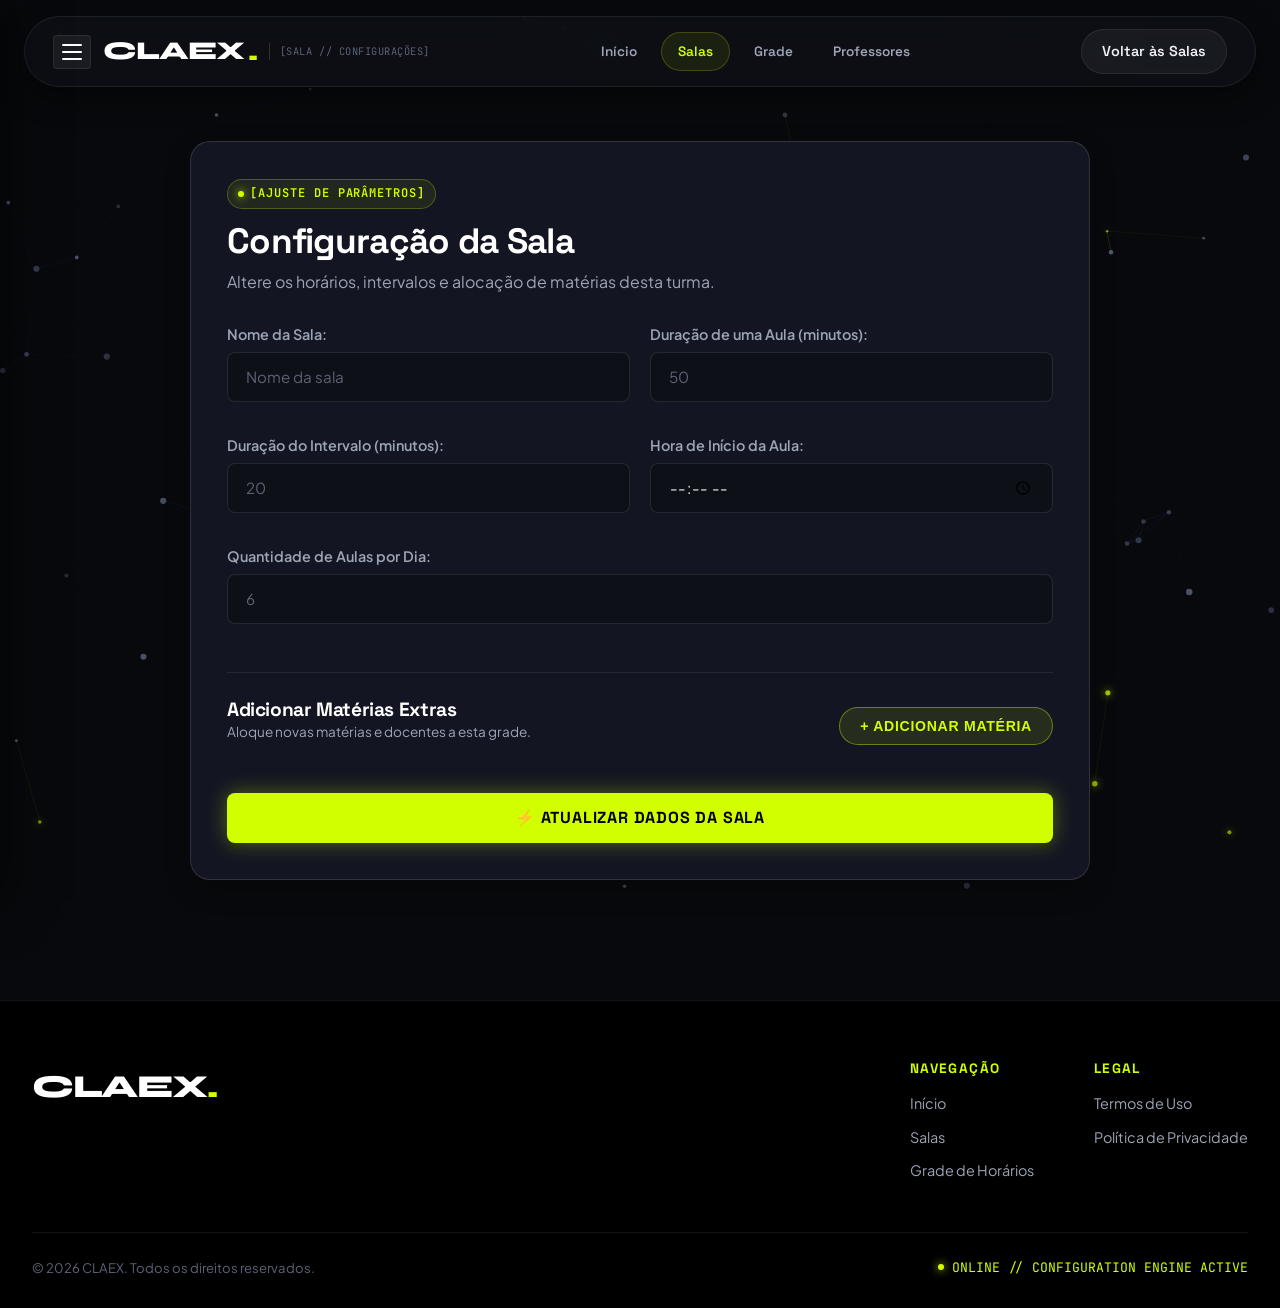
<file: claex-front-main/config_sala.html>
<!DOCTYPE html>
<html lang="pt-br">
<head>
    <meta charset="UTF-8">
    <meta name="viewport" content="width=device-width, initial-scale=1.0">
    <title>CLAEX // Configurações da Sala</title>
    <link rel="stylesheet" href="css/style.css">
    <style>
        .form-grid {
            display: grid;
            grid-template-columns: 1fr 1fr;
            gap: 20px;
        }
        @media (max-width: 768px) {
            .form-grid { grid-template-columns: 1fr; }
        }
        .aulas {
            background: var(--bg-carbon);
            border: 1px solid var(--border-glass);
            border-radius: var(--radius-sm);
            padding: 18px;
            margin-top: 12px;
            display: grid;
            grid-template-columns: 1fr 1fr;
            gap: 16px;
        }
        @media (max-width: 600px) {
            .aulas { grid-template-columns: 1fr; }
        }
        .btn-add-materia {
            display: inline-flex;
            align-items: center;
            gap: 8px;
            background: rgba(210, 255, 0, 0.1);
            color: var(--neon-lime);
            border: 1px solid var(--border-lime);
            padding: 10px 20px;
            border-radius: 999px;
            font-size: 0.88rem;
            font-weight: 700;
            cursor: pointer;
            text-transform: uppercase;
            letter-spacing: 0.05em;
            transition: all 0.2s ease;
            margin-top: 10px;
        }
        .btn-add-materia:hover {
            background: var(--neon-lime);
            color: #000;
            box-shadow: 0 0 20px var(--neon-glow);
        }
    </style>
</head>

<body>
    <!-- Floating Dock Header -->
    <header>
        <div class="brand-container">
            <div class="bars" id="menuToggle" aria-label="Abrir Menu">
                <div class="menu-bar"></div>
                <div class="menu-bar"></div>
                <div class="menu-bar"></div>
            </div>
            <a href="index.html" class="brand-logo">
                CLAEX<span>.</span>
            </a>
            <span class="brand-telemetry">[SALA // CONFIGURAÇÕES]</span>
        </div>

        <nav class="dock-links">
            <a href="index.html" class="dock-link">Início</a>
            <a href="listar_sala.html" class="dock-link active">Salas</a>
            <a href="grade.html" class="dock-link">Grade</a>
            <a href="tabela_cadastros.html" class="dock-link">Professores</a>
        </nav>

        <div class="header-actions">
            <a href="listar_sala.html" class="btn-ghost">Voltar às Salas</a>
        </div>
    </header>

    <!-- Side Drawer Menu -->
    <aside id="side-menu">
        <div style="display: flex; justify-content: space-between; align-items: center; margin-bottom: 20px;">
            <div class="brand-logo">CLAEX<span>.</span></div>
            <button class="close-menu btn-ghost" style="padding: 6px 12px; font-size: 1.2rem;">✕</button>
        </div>
        <div class="telemetry-tag">Navegação Rápida</div>
        <a href="index.html" class="side-link">🏠 Início</a>
        <a href="form_login.html?tipo=entrar" class="side-link">🔑 Acesso / Login</a>
        <a href="listar_sala.html" class="side-link">📚 Salas & Turmas</a>
        <a href="form_nova_sala.html" class="side-link">➕ Criar Nova Sala</a>
        <a href="config_sala.html" class="side-link">⚙️ Configurações de Sala</a>
        <a href="tabela_cadastros.html" class="side-link">👥 Painel de Professores</a>
    </aside>
    <div class="menu-overlay" style="display: none; position: fixed; inset: 0; background: rgba(0,0,0,0.6); z-index: 1999;"></div>

    <main style="padding: 30px 20px 80px;">
        <form id="form_nova_sala" class="spotlight-card">
            <div class="telemetry-tag">[AJUSTE DE PARÂMETROS]</div>
            <h1 style="font-size: 2.2rem; margin-bottom: 8px;">Configuração da Sala</h1>
            <p style="margin-bottom: 28px; color: var(--text-secondary);">
                Altere os horários, intervalos e alocação de matérias desta turma.
            </p>

            <article class="form-grid">
                <div>
                    <label>Nome da Sala:
                        <input type="text" id="nome" placeholder="Nome da sala" required>
                    </label>
                </div>
                <div>
                    <label>Duração de uma Aula (minutos):
                        <input type="text" id="duracao_aula" placeholder="50" required>
                    </label>
                </div>
                <div>
                    <label>Duração do Intervalo (minutos):
                        <input type="text" id="duracao_intervalo" placeholder="20" required>
                    </label>
                </div>
                <div>
                    <label>Hora de Início da Aula:
                        <input type="time" id="inicio_aula" required>
                    </label>
                </div>
                <div style="grid-column: 1 / -1;">
                    <label>Quantidade de Aulas por Dia:
                        <input type="number" id="quant_aulas" placeholder="6" required>
                    </label>
                </div>
            </article>

            <div style="margin-top: 36px; border-top: 1px solid var(--border-glass); padding-top: 24px;">
                <div style="display: flex; justify-content: space-between; align-items: center; flex-wrap: wrap; gap: 12px;">
                    <div>
                        <h3 style="font-size: 1.2rem;">Adicionar Matérias Extras</h3>
                        <p style="font-size: 0.85rem; color: var(--text-secondary);">Aloque novas matérias e docentes a esta grade.</p>
                    </div>
                    <button type="button" class="btn-add-materia" onclick="addMateria()">
                        + Adicionar Matéria
                    </button>
                </div>

                <div id="aulas" style="margin-top: 16px;">
                    <!-- Novas aulas inseridas aqui -->
                </div>
            </div>

            <button type="submit" class="submit" style="margin-top: 32px;">
                ⚡ Atualizar Dados da Sala
            </button>
        </form>
    </main>

    <footer>
        <div class="footer-content">
            <div class="footer-brand">CLAEX<span>.</span></div>
            <div class="footer-links">
                <div class="footer-col">
                    <h4>Navegação</h4>
                    <a href="index.html">Início</a>
                    <a href="listar_sala.html">Salas</a>
                    <a href="grade.html">Grade de Horários</a>
                </div>
                <div class="footer-col">
                    <h4>Legal</h4>
                    <a href="#">Termos de Uso</a>
                    <a href="#">Política de Privacidade</a>
                </div>
            </div>
        </div>
        <div class="footer-bottom">
            <div>&copy; 2026 CLAEX. Todos os direitos reservados.</div>
            <div class="footer-status">ONLINE // CONFIGURATION ENGINE ACTIVE</div>
        </div>
    </footer>

    <script>
        const paramns = new URLSearchParams(window.location.search);
        const id = paramns.get('id');

        async function addMateria(){
            try {
                const buscaMaterias = await fetch("https://lolooo-production.up.railway.app/materias/listar");
                const materias = await buscaMaterias.json();
                
                const buscaProfessores = await fetch("https://lolooo-production.up.railway.app/professores/listar");
                const professores = await buscaProfessores.json();

                let aulas = document.getElementById("aulas");
                aulas.insertAdjacentHTML('beforeend', `
                <div class="aulas">
                    <div>
                        <label>Matéria: 
                            <select id="materia" required>
                                <option value="" selected disabled>Escolha uma matéria</option>
                                ${materias.map(materia => `
                                    <option value="${materia.id_materia}">${materia.nome_materia}</option>
                                `).join('')}
                            </select>
                        </label>
                    </div>
                    <div>
                        <label>Professor: 
                            <select id="professor">
                                <option value="null">Escolha um professor</option>
                                ${professores.map(professor => `
                                    <option value="${professor.id_professor}">${professor.nome_professor}</option>
                                `).join('')}
                            </select>
                        </label>
                    </div>
                </div>
                `);
            } catch(e) {
                alert("Erro ao buscar matérias ou professores no servidor.");
            }
        }

        async function dadosAtualizarSala(){
            if (!id) return;
            try {
                const buscarSala = await fetch(`https://lolooo-production.up.railway.app/salas/${id}`);
                const sala = await buscarSala.json();
            
                if (sala) {
                    if (sala.nome_sala) document.getElementById("nome").value = sala.nome_sala;
                    if (sala.duracao_aula) document.getElementById("duracao_aula").value = sala.duracao_aula;
                    if (sala.duracao_intervalo) document.getElementById("duracao_intervalo").value = sala.duracao_intervalo;
                    if (sala.inicio_aula) document.getElementById("inicio_aula").value = sala.inicio_aula;
                    if (sala.quant_aula) document.getElementById("quant_aulas").value = sala.quant_aula;
                }
            } catch(e) {
                console.error("Erro ao carregar dados da sala:", e);
            }
        };

        dadosAtualizarSala();

        document.getElementById("form_nova_sala").addEventListener("submit", async function(e) {
            e.preventDefault();

            if (!id) {
                alert("ID da sala não fornecido na URL.");
                return;
            }

            const submitBtn = document.querySelector("#form_nova_sala .submit");
            submitBtn.disabled = true;
            submitBtn.textContent = "Atualizando no Servidor...";

            const salaAtualizada = {
                nome_sala: document.getElementById("nome").value,
                duracao_aula: document.getElementById("duracao_aula").value,
                duracao_intervalo: document.getElementById("duracao_intervalo").value,
                inicio_aula: document.getElementById("inicio_aula").value,
                quant_aula: document.getElementById("quant_aulas").value,
            };

            try {
                let response = await fetch(`https://lolooo-production.up.railway.app/salas/${id}`,{
                    method: "PUT",
                    headers: { "Content-type": "application/json" },
                    body: JSON.stringify(salaAtualizada)
                });

                if(response.ok){
                    alert("Sala atualizada com sucesso!");
                    window.location.href = "listar_sala.html";
                } else{
                    alert("Ocorreu um erro ao atualizar a sala, tente novamente.");
                }
            } catch(error) {
                alert("Erro de comunicação com o servidor.");
            } finally {
                submitBtn.disabled = false;
                submitBtn.textContent = "⚡ Atualizar Dados da Sala";
            }
        });
    </script>
    <script src="js/webgl-background.js"></script>
    <script src="js/unlumen-effects.js"></script>
</body>
</html>
</file>
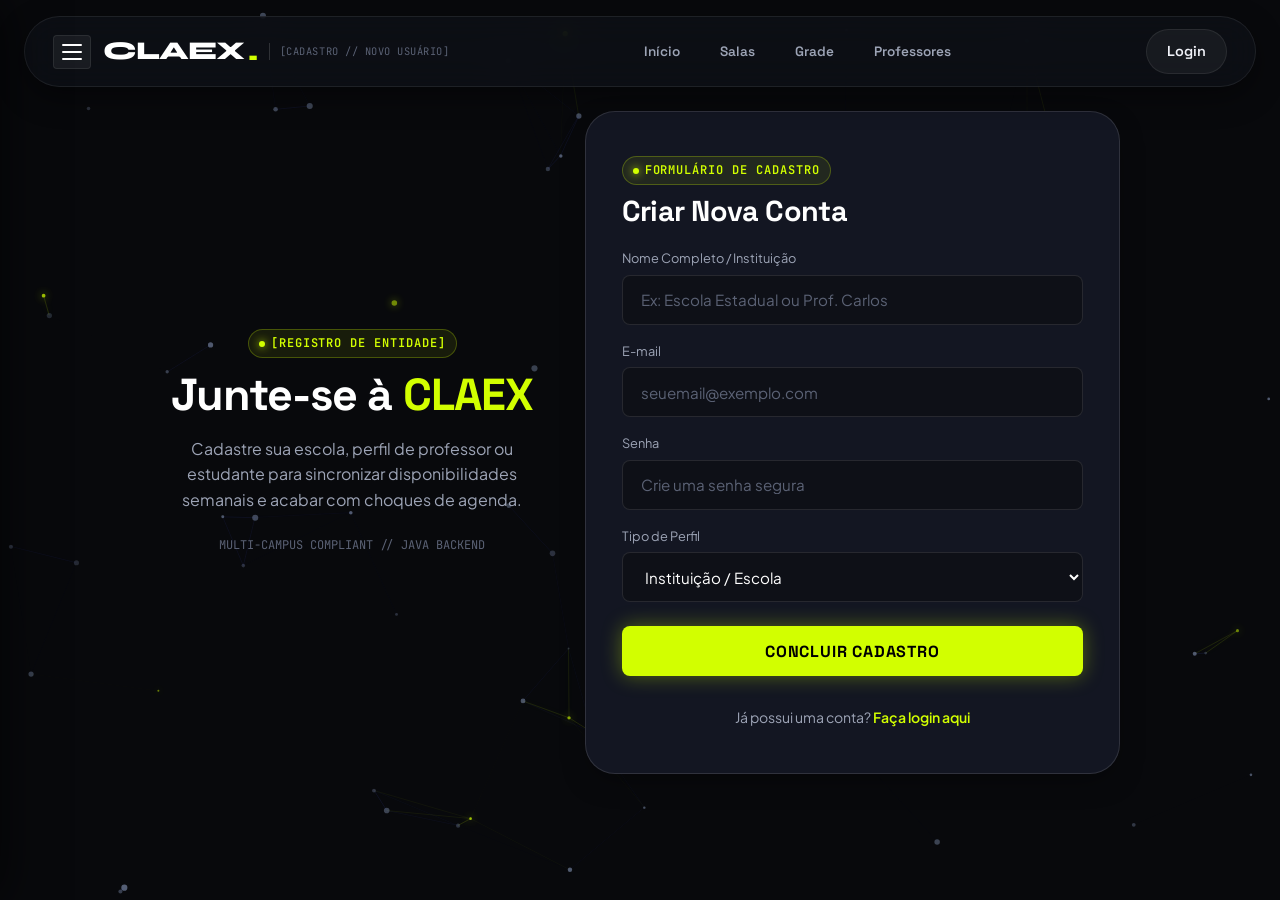
<file: claex-front-main/form_cadastro.html>
<!DOCTYPE html>
<html lang="pt-br">
<head>
    <meta charset="UTF-8">
    <meta name="viewport" content="width=device-width, initial-scale=1.0">
    <title>CLAEX // Criar Conta</title>
    <link rel="stylesheet" href="css/style.css">
    <style>
        #msg-erro {
            display: none;
            background: rgba(255, 59, 48, 0.15);
            color: #ff9999;
            border: 1px solid var(--neon-red);
            border-radius: var(--radius-sm);
            padding: 12px 16px;
            font-size: 0.88rem;
            text-align: center;
            margin-top: 4px;
            font-family: var(--font-mono);
        }
    </style>
</head>

<body>
    <!-- Floating Dock Header -->
    <header>
        <div class="brand-container">
            <div class="bars" id="menuToggle" aria-label="Abrir Menu">
                <div class="menu-bar"></div>
                <div class="menu-bar"></div>
                <div class="menu-bar"></div>
            </div>
            <a href="index.html" class="brand-logo">
                CLAEX<span>.</span>
            </a>
            <span class="brand-telemetry">[CADASTRO // NOVO USUÁRIO]</span>
        </div>

        <nav class="dock-links">
            <a href="index.html" class="dock-link">Início</a>
            <a href="listar_sala.html" class="dock-link">Salas</a>
            <a href="grade.html" class="dock-link">Grade</a>
            <a href="tabela_cadastros.html" class="dock-link">Professores</a>
        </nav>

        <div class="header-actions">
            <a href="form_login.html" class="btn-ghost">Login</a>
        </div>
    </header>

    <!-- Side Drawer Menu -->
    <aside id="side-menu">
        <div style="display: flex; justify-content: space-between; align-items: center; margin-bottom: 20px;">
            <div class="brand-logo">CLAEX<span>.</span></div>
            <button class="close-menu btn-ghost" style="padding: 6px 12px; font-size: 1.2rem;">✕</button>
        </div>
        <div class="telemetry-tag">Navegação Rápida</div>
        <a href="index.html" class="side-link">🏠 Início</a>
        <a href="form_login.html?tipo=entrar" class="side-link">🔑 Acesso / Login</a>
        <a href="listar_sala.html" class="side-link">📚 Salas & Turmas</a>
        <a href="form_nova_sala.html" class="side-link">➕ Criar Nova Sala</a>
        <a href="config_sala.html" class="side-link">⚙️ Configurações de Sala</a>
        <a href="tabela_cadastros.html" class="side-link">👥 Painel de Professores</a>
    </aside>
    <div class="menu-overlay" style="display: none; position: fixed; inset: 0; background: rgba(0,0,0,0.6); z-index: 1999;"></div>

    <main>
        <section id="sect_login">
            <article class="flex_colunm">
                <div class="telemetry-tag">[REGISTRO DE ENTIDADE]</div>
                <h1 id="sumir" style="font-size: 2.8rem; line-height: 1.1; margin-bottom: 16px;">
                    Junte-se à <span style="color: var(--neon-lime);">CLAEX</span>
                </h1>
                <p style="color: var(--text-secondary); max-width: 380px; margin-bottom: 24px;">
                    Cadastre sua escola, perfil de professor ou estudante para sincronizar disponibilidades semanais e acabar com choques de agenda.
                </p>
                <div style="font-family: var(--font-mono); font-size: 0.75rem; color: var(--text-muted);">
                    MULTI-CAMPUS COMPLIANT // JAVA BACKEND
                </div>
            </article>

            <article class="flex_colunm spotlight-card">
                <div class="telemetry-tag" style="margin-bottom: 10px;">FORMULÁRIO DE CADASTRO</div>
                <h2 style="font-size: 1.8rem; margin-bottom: 20px;">Criar Nova Conta</h2>

                <div id="formulario_login">
                    <div>
                        <label style="font-size: 0.8rem; color: var(--text-secondary); display: block; margin-bottom: 6px;">Nome Completo / Instituição</label>
                        <input type="text" id="nome" placeholder="Ex: Escola Estadual ou Prof. Carlos">
                    </div>
                    <div>
                        <label style="font-size: 0.8rem; color: var(--text-secondary); display: block; margin-bottom: 6px;">E-mail</label>
                        <input type="email" id="email" placeholder="seuemail@exemplo.com">
                    </div>
                    <div>
                        <label style="font-size: 0.8rem; color: var(--text-secondary); display: block; margin-bottom: 6px;">Senha</label>
                        <input type="password" id="senha" placeholder="Crie uma senha segura">
                    </div>
                    <div>
                        <label style="font-size: 0.8rem; color: var(--text-secondary); display: block; margin-bottom: 6px;">Tipo de Perfil</label>
                        <select id="tipo" name="tipo">
                            <option value="escola">Instituição / Escola</option>
                            <option value="professor">Professor / Docente</option>
                            <option value="aluno">Aluno / Estudante</option>
                        </select>
                    </div>

                    <div id="msg-erro"></div>

                    <button type="button" class="submit">Concluir Cadastro</button>
                </div>

                <p style="text-align: center; margin-top: 10px; font-size: 0.88rem;">
                    Já possui uma conta? <a href="form_login.html" style="color: var(--neon-lime); font-weight: 600;">Faça login aqui</a>
                </p>
            </article>
        </section>
    </main>

    <script>
        const api = "https://lolooo-production.up.railway.app/form_cadastro-html";

        document.querySelector(".submit").addEventListener("click", async function () {
            const btn = document.querySelector(".submit");
            const nome  = document.getElementById("nome").value.trim();
            const email = document.getElementById("email").value.trim();
            const senha = document.getElementById("senha").value.trim();
            const tipo  = document.getElementById("tipo").value;
            const msgErro = document.getElementById("msg-erro");

            if (nome === "" || email === "" || senha === "") {
                msgErro.textContent = "Preencha todos os campos para continuar!";
                msgErro.style.display = "block";
                return;
            }

            msgErro.style.display = "none";
            btn.disabled = true;
            btn.textContent = "Cadastrando...";

            const dados = new URLSearchParams();
            dados.append("nome",  nome);
            dados.append("email", email);
            dados.append("senha", senha);
            dados.append("tipo",  tipo);

            try {
                const response = await fetch(`${api}/salvar`, {
                    method: "POST",
                    headers: {
                        "Content-Type": "application/x-www-form-urlencoded"
                    },
                    body: dados
                });

                if (response.ok) {
                    alert("Cadastro realizado com sucesso!");
                    window.location.href = "form_login.html";
                } else {
                    const msg = await response.text();
                    msgErro.textContent = "Erro ao cadastrar: " + (msg || "Verifique os dados.");
                    msgErro.style.display = "block";
                }
            } catch (error) {
                console.error(error);
                msgErro.textContent = "Erro na conexão com o servidor!";
                msgErro.style.display = "block";
            } finally {
                btn.disabled = false;
                btn.textContent = "Concluir Cadastro";
            }
        });
    </script>
    <script src="js/webgl-background.js"></script>
    <script src="js/unlumen-effects.js"></script>
</body>
</html>
</file>
<file: claex-front-main/css/style.css>
/*
    ==========================================================================
    CLAEX RACING ENGINE // DESIGN SYSTEM & UNLUMEN UI
    Inspired by Lando Norris (landonorris.com) & WebGL Interactive Experiences
    Version: 4.0.0 - Full Telemetry & Neon Overhaul
    ==========================================================================
*/

@import url('https://fonts.googleapis.com/css2?family=JetBrains+Mono:wght@400;500;600;700&family=Plus+Jakarta+Sans:wght@300;400;500;600;700;800&family=Space+Grotesk:wght@400;500;600;700;800&family=Syne:wght@700;800;900&display=swap');

/* ==========================================================================
   DESIGN TOKENS & VARIABLES
   ========================================================================== */
:root {
    /* Color Palette - Racing Dark & Neon Lime */
    --bg-obsidian: #08090C;
    --bg-carbon: #0E1017;
    --bg-surface: #131622;
    --bg-card: rgba(19, 22, 34, 0.85);
    --bg-card-hover: rgba(28, 33, 50, 0.95);
    --bg-glass: rgba(14, 16, 23, 0.75);

    /* Signature Accent Colors (Lando Norris Neon Lime & Telemetry Cyan) */
    --neon-lime: #D2FF00;
    --neon-lime-hover: #bde600;
    --neon-glow: rgba(210, 255, 0, 0.35);
    --neon-glow-soft: rgba(210, 255, 0, 0.12);
    --neon-cyan: #00F0FF;
    --neon-cyan-glow: rgba(0, 240, 255, 0.3);
    --neon-orange: #FF6A00;
    --neon-red: #FF3B30;

    /* Text Colors */
    --text-pure: #FFFFFF;
    --text-primary: #F0F2F8;
    --text-secondary: #9DA4B6;
    --text-muted: #5B6275;

    /* Borders & Glass */
    --border-glass: rgba(255, 255, 255, 0.08);
    --border-card: rgba(255, 255, 255, 0.12);
    --border-lime: rgba(210, 255, 0, 0.4);

    /* Typography */
    --font-display: 'Syne', sans-serif;
    --font-heading: 'Space Grotesk', sans-serif;
    --font-body: 'Plus Jakarta Sans', sans-serif;
    --font-mono: 'JetBrains Mono', monospace;

    /* Radii & Shadows */
    --radius-xs: 4px;
    --radius-sm: 8px;
    --radius-md: 14px;
    --radius-lg: 20px;
    --radius-xl: 30px;
    --shadow-card: 0 10px 30px -10px rgba(0, 0, 0, 0.5);
    --shadow-glow: 0 0 25px var(--neon-glow);
}

/* ==========================================================================
   RESET & BASE
   ========================================================================== */
*, *::before, *::after {
    margin: 0;
    padding: 0;
    box-sizing: border-box;
}

html {
    scroll-behavior: smooth;
    background-color: var(--bg-obsidian);
}

body {
    background-color: var(--bg-obsidian);
    color: var(--text-primary);
    font-family: var(--font-body);
    line-height: 1.6;
    overflow-x: hidden;
    min-height: 100vh;
    display: flex;
    flex-direction: column;
    position: relative;
}

/* Custom Telemetry Cursor (Active on Desktop) */
.telemetry-cursor-dot {
    position: fixed;
    top: 0;
    left: 0;
    width: 6px;
    height: 6px;
    background: var(--neon-lime);
    border-radius: 50%;
    pointer-events: none;
    z-index: 9999;
    box-shadow: 0 0 10px var(--neon-lime);
    transform: translate3d(-100px, -100px, 0);
    margin: -3px 0 0 -3px;
}

.telemetry-cursor-ring {
    position: fixed;
    top: 0;
    left: 0;
    width: 32px;
    height: 32px;
    border: 1.5px solid rgba(210, 255, 0, 0.5);
    border-radius: 50%;
    pointer-events: none;
    z-index: 9998;
    transform: translate3d(-100px, -100px, 0);
    margin: -16px 0 0 -16px;
    transition: width 0.2s ease, height 0.2s ease, border-color 0.2s ease, background-color 0.2s ease;
}

.telemetry-cursor-ring.active {
    width: 48px;
    height: 48px;
    margin: -24px 0 0 -24px;
    border-color: var(--neon-lime);
    background-color: rgba(210, 255, 0, 0.08);
}

/* Telemetry Badge Tag (e.g. [SYS // 01]) */
.telemetry-tag {
    display: inline-flex;
    align-items: center;
    gap: 6px;
    font-family: var(--font-mono);
    font-size: 0.75rem;
    font-weight: 600;
    letter-spacing: 0.08em;
    color: var(--neon-lime);
    text-transform: uppercase;
    background: rgba(210, 255, 0, 0.08);
    border: 1px solid rgba(210, 255, 0, 0.25);
    padding: 4px 10px;
    border-radius: 999px;
    margin-bottom: 12px;
    width: fit-content;
}

.telemetry-tag::before {
    content: '';
    display: inline-block;
    width: 6px;
    height: 6px;
    background-color: var(--neon-lime);
    border-radius: 50%;
    box-shadow: 0 0 8px var(--neon-lime);
    animation: pulseGlow 1.8s infinite;
}

@keyframes pulseGlow {
    0%, 100% { opacity: 1; transform: scale(1); }
    50% { opacity: 0.4; transform: scale(0.85); }
}

h1, h2, h3, h4, h5, h6 {
    font-family: var(--font-heading);
    color: var(--text-pure);
    font-weight: 700;
    letter-spacing: -0.02em;
    line-height: 1.15;
}

p {
    color: var(--text-secondary);
}

a {
    color: inherit;
    text-decoration: none;
    transition: all 0.2s ease;
}

/* ==========================================================================
   HEADER & DOCK NAVIGATION (Unlumen UI Floating Dock)
   ========================================================================== */
header {
    position: sticky;
    top: 16px;
    z-index: 1000;
    display: flex;
    justify-content: space-between;
    align-items: center;
    padding: 12px 28px;
    margin: 0 auto;
    width: calc(100% - 48px);
    max-width: 1300px;
    background: var(--bg-glass);
    backdrop-filter: blur(16px);
    -webkit-backdrop-filter: blur(16px);
    border: 1px solid var(--border-glass);
    border-radius: 999px;
    box-shadow: 0 10px 30px rgba(0, 0, 0, 0.4);
    transition: all 0.3s ease;
}

header:hover {
    border-color: rgba(255, 255, 255, 0.18);
}

.brand-container {
    display: flex;
    align-items: center;
    gap: 12px;
}

.brand-logo {
    font-family: var(--font-display);
    font-size: 1.6rem;
    font-weight: 900;
    letter-spacing: -0.04em;
    color: var(--text-pure);
    display: flex;
    align-items: center;
    gap: 4px;
}

.brand-logo span {
    color: var(--neon-lime);
    font-size: 1.8rem;
    line-height: 1;
}

.brand-telemetry {
    font-family: var(--font-mono);
    font-size: 0.65rem;
    color: var(--text-muted);
    letter-spacing: 0.05em;
    border-left: 1px solid rgba(255, 255, 255, 0.15);
    padding-left: 10px;
    text-transform: uppercase;
}

/* Desktop Dock Links */
.dock-links {
    display: flex;
    align-items: center;
    gap: 8px;
}

.dock-link {
    font-family: var(--font-heading);
    font-size: 0.85rem;
    font-weight: 600;
    color: var(--text-secondary);
    padding: 8px 16px;
    border-radius: 999px;
    transition: all 0.2s ease;
}

.dock-link:hover {
    color: var(--text-pure);
    background: rgba(255, 255, 255, 0.06);
}

.dock-link.active {
    color: var(--neon-lime);
    background: rgba(210, 255, 0, 0.08);
    border: 1px solid rgba(210, 255, 0, 0.2);
}

/* Header Actions */
.header-actions {
    display: flex;
    align-items: center;
    gap: 12px;
}

/* ==========================================================================
   BUTTONS (Lando Norris Racing Style & Unlumen Border Beam)
   ========================================================================== */
.btn-neon {
    display: inline-flex;
    align-items: center;
    justify-content: center;
    gap: 8px;
    background: var(--neon-lime);
    color: #000000;
    font-family: var(--font-heading);
    font-weight: 700;
    font-size: 0.9rem;
    padding: 10px 22px;
    border-radius: 999px;
    border: none;
    cursor: pointer;
    text-transform: uppercase;
    letter-spacing: 0.04em;
    transition: all 0.25s cubic-bezier(0.16, 1, 0.3, 1);
    box-shadow: 0 0 15px var(--neon-glow);
    position: relative;
    overflow: hidden;
}

.btn-neon:hover {
    background: #e0ff33;
    transform: translateY(-2px) scale(1.02);
    box-shadow: 0 0 25px rgba(210, 255, 0, 0.6);
    color: #000;
}

.btn-neon:active {
    transform: translateY(0) scale(0.98);
}

.btn-ghost {
    display: inline-flex;
    align-items: center;
    justify-content: center;
    gap: 8px;
    background: rgba(255, 255, 255, 0.05);
    color: var(--text-primary);
    font-family: var(--font-heading);
    font-weight: 600;
    font-size: 0.9rem;
    padding: 10px 20px;
    border-radius: 999px;
    border: 1px solid var(--border-glass);
    cursor: pointer;
    transition: all 0.25s ease;
}

.btn-ghost:hover {
    background: rgba(255, 255, 255, 0.12);
    color: var(--text-pure);
    border-color: rgba(255, 255, 255, 0.25);
    transform: translateY(-1px);
}

/* Legacy Support Buttons */
.botao_logar {
    background: var(--neon-lime);
    color: #000;
    border: none;
    padding: 10px 22px;
    border-radius: 999px;
    font-family: var(--font-heading);
    font-weight: 700;
    font-size: 0.88rem;
    cursor: pointer;
    text-transform: uppercase;
    letter-spacing: 0.04em;
    transition: all 0.2s ease;
    box-shadow: 0 0 15px var(--neon-glow);
}

.botao_logar:hover {
    transform: translateY(-2px);
    box-shadow: 0 0 25px rgba(210, 255, 0, 0.6);
}

/* ==========================================================================
   UNLUMEN UI PRIMITIVES (Spotlight, Border Beam, Bento Grid)
   ========================================================================== */

/* 1. Spotlight Card */
.spotlight-card {
    position: relative;
    background: var(--bg-card);
    border: 1px solid var(--border-card);
    border-radius: var(--radius-lg);
    padding: 28px;
    overflow: hidden;
    backdrop-filter: blur(12px);
    transition: transform 0.3s ease, border-color 0.3s ease, box-shadow 0.3s ease;
}

.spotlight-card::before {
    content: '';
    position: absolute;
    top: 0;
    left: 0;
    right: 0;
    bottom: 0;
    background: radial-gradient(
        400px circle at var(--mouse-x, 50%) var(--mouse-y, 50%),
        rgba(210, 255, 0, 0.12),
        transparent 70%
    );
    opacity: 0;
    pointer-events: none;
    transition: opacity 0.4s ease;
}

.spotlight-card:hover {
    border-color: rgba(210, 255, 0, 0.35);
    transform: translateY(-4px);
    box-shadow: 0 20px 40px rgba(0, 0, 0, 0.6);
}

.spotlight-card:hover::before {
    opacity: 1;
}

/* 2. Border Beam Effect (Animated Conical Laser Beam) */
.border-beam-container {
    position: relative;
    border-radius: var(--radius-xl);
    overflow: hidden;
    padding: 1px;
    background: rgba(255, 255, 255, 0.08);
}

.border-beam-container::before {
    content: '';
    position: absolute;
    top: -50%;
    left: -50%;
    width: 200%;
    height: 200%;
    background: conic-gradient(
        from 0deg,
        transparent 0deg,
        var(--neon-lime) 40deg,
        var(--neon-cyan) 80deg,
        transparent 120deg
    );
    animation: rotateBeam 6s linear infinite;
    pointer-events: none;
}

@keyframes rotateBeam {
    from { transform: rotate(0deg); }
    to { transform: rotate(360deg); }
}

.border-beam-inner {
    position: relative;
    background: var(--bg-surface);
    border-radius: inherit;
    z-index: 1;
}

/* 3. Bento Grid System */
.bento-grid {
    display: grid;
    grid-template-columns: repeat(12, 1fr);
    gap: 20px;
    width: 100%;
    max-width: 1260px;
    margin: 0 auto;
}

.col-span-12 { grid-column: span 12; }
.col-span-8  { grid-column: span 8; }
.col-span-7  { grid-column: span 7; }
.col-span-6  { grid-column: span 6; }
.col-span-5  { grid-column: span 5; }
.col-span-4  { grid-column: span 4; }

@media (max-width: 992px) {
    .col-span-8, .col-span-7, .col-span-6, .col-span-5, .col-span-4 {
        grid-column: span 12;
    }
}

/* ==========================================================================
   LANDING PAGE (HERO, TICKER, SECTIONS)
   ========================================================================== */

/* Hero Section */
#capa_index, .hero-section {
    position: relative;
    min-height: 85vh;
    display: flex;
    align-items: center;
    justify-content: space-between;
    padding: 60px 32px 80px;
    max-width: 1300px;
    margin: 0 auto;
    width: 100%;
    gap: 40px;
    z-index: 10;
}

.hero-content {
    flex: 1.1;
}

.hero-title {
    font-family: var(--font-display);
    font-size: clamp(2.6rem, 5.5vw, 4.8rem);
    font-weight: 900;
    line-height: 1.05;
    text-transform: uppercase;
    letter-spacing: -0.03em;
    margin-bottom: 24px;
    color: var(--text-pure);
}

.hero-title .highlight {
    color: var(--neon-lime);
    display: inline-block;
    text-shadow: 0 0 30px rgba(210, 255, 0, 0.4);
}

.hero-subtitle {
    font-size: 1.15rem;
    color: var(--text-secondary);
    max-width: 540px;
    margin-bottom: 36px;
    line-height: 1.6;
}

.hero-buttons {
    display: flex;
    align-items: center;
    gap: 16px;
    flex-wrap: wrap;
}

.hero-stats {
    display: flex;
    gap: 32px;
    margin-top: 48px;
    border-top: 1px solid var(--border-glass);
    padding-top: 24px;
}

.hero-stat-number {
    font-family: var(--font-mono);
    font-size: 1.8rem;
    font-weight: 700;
    color: var(--text-pure);
}

.hero-stat-number span {
    color: var(--neon-lime);
}

.hero-stat-label {
    font-size: 0.8rem;
    color: var(--text-muted);
    text-transform: uppercase;
    letter-spacing: 0.05em;
    margin-top: 2px;
}

/* Hero Simulator Widget */
.hero-visual {
    flex: 1;
    display: flex;
    justify-content: center;
}

/* ==========================================================================
   TICKER / MARQUEE RIBBON (Lando Norris Racing Style)
   ========================================================================== */
.ticker-ribbon-wrapper {
    width: 100vw;
    position: relative;
    left: 50%;
    right: 50%;
    margin-left: -50vw;
    margin-right: -50vw;
    background: #000000;
    border-top: 1px solid var(--border-glass);
    border-bottom: 1px solid var(--border-glass);
    padding: 16px 0;
    overflow: hidden;
    white-space: nowrap;
    z-index: 10;
}

.ticker-track {
    display: inline-flex;
    animation: tickerRun 25s linear infinite;
}

.ticker-item {
    font-family: var(--font-display);
    font-size: 1.1rem;
    font-weight: 800;
    color: var(--text-pure);
    text-transform: uppercase;
    letter-spacing: 0.1em;
    margin-right: 48px;
    display: inline-flex;
    align-items: center;
    gap: 14px;
}

.ticker-item .dot-neon {
    width: 8px;
    height: 8px;
    background: var(--neon-lime);
    border-radius: 50%;
    box-shadow: 0 0 10px var(--neon-lime);
}

@keyframes tickerRun {
    0% { transform: translateX(0); }
    100% { transform: translateX(-50%); }
}

/* ==========================================================================
   SIMULADOR INTERATIVO CLAEX (Unlumen Component)
   ========================================================================== */
.sim-container {
    background: var(--bg-surface);
    border: 1px solid var(--border-card);
    border-radius: var(--radius-lg);
    padding: 24px;
    width: 100%;
    max-width: 480px;
    box-shadow: 0 20px 50px rgba(0, 0, 0, 0.7);
    position: relative;
}

.sim-header {
    display: flex;
    justify-content: space-between;
    align-items: center;
    margin-bottom: 16px;
    border-bottom: 1px solid var(--border-glass);
    padding-bottom: 12px;
}

.sim-title {
    font-family: var(--font-heading);
    font-size: 0.95rem;
    font-weight: 700;
    color: var(--text-pure);
    display: flex;
    align-items: center;
    gap: 8px;
}

.sim-grid {
    display: grid;
    grid-template-columns: repeat(3, 1fr);
    gap: 10px;
    margin-bottom: 16px;
}

.sim-slot {
    background: var(--bg-carbon);
    border: 1px solid rgba(255, 255, 255, 0.08);
    border-radius: var(--radius-sm);
    padding: 12px 10px;
    font-size: 0.8rem;
    cursor: pointer;
    transition: all 0.2s ease;
    user-select: none;
    text-align: center;
}

.sim-slot:hover {
    border-color: rgba(255, 255, 255, 0.25);
    background: rgba(255, 255, 255, 0.05);
}

.sim-slot.conflict {
    background: rgba(255, 59, 48, 0.15);
    border-color: var(--neon-red);
    color: #ff9999;
}

.sim-slot.resolved {
    background: rgba(210, 255, 0, 0.12);
    border-color: var(--neon-lime);
    color: var(--text-pure);
}

.slot-badge {
    display: inline-block;
    font-size: 0.65rem;
    font-family: var(--font-mono);
    padding: 2px 6px;
    border-radius: 4px;
    margin-bottom: 4px;
    font-weight: 700;
}

.sim-slot.conflict .slot-badge {
    background: var(--neon-red);
    color: #fff;
}

.sim-slot.resolved .slot-badge {
    background: var(--neon-lime);
    color: #000;
}

.sim-telemetry {
    background: #000000;
    border-radius: var(--radius-xs);
    padding: 10px 14px;
    font-family: var(--font-mono);
    font-size: 0.72rem;
    color: var(--neon-lime);
    border-left: 2px solid var(--neon-lime);
    margin-bottom: 14px;
}

/* ==========================================================================
   SECTIONS: FEATURES & LAP STEPS
   ========================================================================== */
section {
    position: relative;
    z-index: 10;
}

.section-wrapper {
    max-width: 1260px;
    margin: 90px auto;
    padding: 0 24px;
}

.section-header {
    text-align: center;
    margin-bottom: 56px;
}

.section-title {
    font-family: var(--font-display);
    font-size: clamp(2rem, 3.8vw, 3.2rem);
    font-weight: 800;
    text-transform: uppercase;
    letter-spacing: -0.02em;
    margin-top: 8px;
    margin-bottom: 16px;
}

.section-subtitle {
    font-size: 1.05rem;
    color: var(--text-secondary);
    max-width: 600px;
    margin: 0 auto;
}

/* Lap Timeline (Como Funciona) */
.lap-timeline {
    display: grid;
    grid-template-columns: repeat(3, 1fr);
    gap: 24px;
    margin-top: 40px;
}

@media (max-width: 860px) {
    .lap-timeline {
        grid-template-columns: 1fr;
    }
}

.lap-card {
    background: var(--bg-card);
    border: 1px solid var(--border-card);
    border-radius: var(--radius-lg);
    padding: 32px 28px;
    position: relative;
    transition: all 0.3s ease;
}

.lap-card:hover {
    border-color: var(--neon-lime);
    transform: translateY(-4px);
}

.lap-badge {
    font-family: var(--font-mono);
    font-size: 0.8rem;
    font-weight: 700;
    color: var(--neon-lime);
    margin-bottom: 16px;
    letter-spacing: 0.1em;
}

.lap-card h3 {
    font-size: 1.3rem;
    margin-bottom: 12px;
}

.lap-card p {
    font-size: 0.92rem;
    line-height: 1.6;
}

/* ==========================================================================
   PIT CREW / EQUIPE (Lando Norris Driver Dossier Aesthetic)
   ========================================================================== */
.team-grid {
    display: grid;
    grid-template-columns: repeat(3, 1fr);
    gap: 24px;
    margin-top: 40px;
}

@media (max-width: 860px) {
    .team-grid {
        grid-template-columns: 1fr;
    }
}

.team-dossier {
    background: var(--bg-surface);
    border: 1px solid var(--border-card);
    border-radius: var(--radius-lg);
    overflow: hidden;
    transition: all 0.3s ease;
    display: flex;
    flex-direction: column;
}

.team-dossier:hover {
    border-color: rgba(210, 255, 0, 0.4);
    transform: translateY(-6px);
    box-shadow: 0 20px 40px rgba(0, 0, 0, 0.5);
}

.dossier-image-wrap {
    width: 100%;
    height: 280px;
    position: relative;
    overflow: hidden;
    background: #000;
}

.dossier-image-wrap img {
    width: 100%;
    height: 100%;
    object-fit: cover;
    object-position: center top;
    filter: grayscale(40%) contrast(110%);
    transition: filter 0.3s ease, transform 0.4s ease;
}

.team-dossier:hover .dossier-image-wrap img {
    filter: grayscale(0%) contrast(100%);
    transform: scale(1.04);
}

.dossier-badge {
    position: absolute;
    top: 16px;
    right: 16px;
    background: rgba(0, 0, 0, 0.7);
    backdrop-filter: blur(8px);
    font-family: var(--font-mono);
    font-size: 0.7rem;
    color: var(--neon-lime);
    padding: 4px 10px;
    border-radius: 999px;
    border: 1px solid rgba(210, 255, 0, 0.3);
    text-transform: uppercase;
}

.dossier-body {
    padding: 24px;
    flex: 1;
    display: flex;
    flex-direction: column;
    justify-content: space-between;
}

.dossier-name {
    font-family: var(--font-display);
    font-size: 1.4rem;
    font-weight: 800;
    text-transform: uppercase;
    margin-bottom: 6px;
}

.dossier-role {
    font-family: var(--font-heading);
    font-size: 0.85rem;
    font-weight: 600;
    color: var(--neon-lime);
    margin-bottom: 14px;
    text-transform: uppercase;
    letter-spacing: 0.05em;
}

.dossier-desc {
    font-size: 0.88rem;
    color: var(--text-secondary);
    margin-bottom: 20px;
    line-height: 1.5;
}

.btn-linkedin {
    display: inline-flex;
    align-items: center;
    justify-content: center;
    gap: 8px;
    background: rgba(255, 255, 255, 0.06);
    color: var(--text-primary);
    border: 1px solid var(--border-glass);
    padding: 10px 18px;
    border-radius: 999px;
    font-size: 0.85rem;
    font-weight: 600;
    transition: all 0.2s ease;
    width: 100%;
}

.btn-linkedin:hover {
    background: #0077B5;
    color: #FFFFFF;
    border-color: #0077B5;
    transform: translateY(-2px);
    box-shadow: 0 4px 15px rgba(0, 119, 181, 0.4);
}

/* ==========================================================================
   INTERNAL PAGES: DASHBOARD, SALAS & GRADE
   ========================================================================== */

/* User Banner / Painel */
#painel {
    max-width: 1260px;
    margin: 24px auto;
    padding: 28px 32px;
    width: calc(100% - 48px);
    background: var(--bg-surface);
    border: 1px solid var(--border-card);
    border-radius: var(--radius-lg);
    display: flex;
    align-items: center;
    gap: 24px;
    box-shadow: var(--shadow-card);
    position: relative;
    overflow: hidden;
}

#painel::before {
    content: '';
    position: absolute;
    top: 0;
    left: 0;
    width: 4px;
    height: 100%;
    background: var(--neon-lime);
    box-shadow: 0 0 15px var(--neon-lime);
}

#painel img {
    width: 68px;
    height: 68px;
    border-radius: 50%;
    object-fit: cover;
    border: 2px solid var(--neon-lime);
    box-shadow: 0 0 15px var(--neon-glow);
}

#painel article h1 {
    font-size: 1.6rem;
    margin-bottom: 4px;
}

#painel article p {
    font-size: 0.9rem;
    color: var(--text-secondary);
}

/* Header link_nova_sala */
.link_nova_sala {
    max-width: 1260px;
    margin: 24px auto;
    padding: 0 24px;
    display: flex;
    align-items: center;
    justify-content: space-between;
    flex-wrap: wrap;
    gap: 16px;
}

.link_nova_sala h1, .link_nova_sala h2 {
    font-size: 1.8rem;
    text-transform: uppercase;
}

.link_nova_sala button {
    background: var(--neon-lime);
    color: #000;
    font-family: var(--font-heading);
    font-weight: 700;
    font-size: 0.9rem;
    padding: 10px 22px;
    border-radius: 999px;
    border: none;
    cursor: pointer;
    text-transform: uppercase;
    box-shadow: 0 0 15px var(--neon-glow);
    transition: all 0.2s ease;
}

.link_nova_sala button:hover {
    transform: translateY(-2px);
    box-shadow: 0 0 25px rgba(210, 255, 0, 0.6);
}

/* Grid de Salas (Listar Salas) */
#salas_user {
    max-width: 1260px;
    margin: 20px auto 60px;
    padding: 0 24px;
    display: grid;
    grid-template-columns: repeat(auto-fill, minmax(280px, 1fr));
    gap: 20px;
}

.caixa_sala {
    background: var(--bg-card);
    border: 1px solid var(--border-card);
    border-radius: var(--radius-md);
    padding: 24px;
    min-height: 120px;
    display: flex;
    flex-direction: column;
    justify-content: center;
    align-items: center;
    position: relative;
    overflow: hidden;
    transition: all 0.25s cubic-bezier(0.16, 1, 0.3, 1);
    backdrop-filter: blur(8px);
}

.caixa_sala::before {
    content: '';
    position: absolute;
    top: 0;
    left: 0;
    width: 100%;
    height: 3px;
    background: linear-gradient(90deg, var(--neon-lime), var(--neon-cyan));
    opacity: 0.8;
}

.caixa_sala p {
    font-family: var(--font-heading);
    font-size: 1.3rem;
    font-weight: 700;
    color: var(--text-pure);
    text-transform: uppercase;
    letter-spacing: -0.02em;
}

.caixa_sala:hover {
    transform: translateY(-4px);
    border-color: var(--neon-lime);
    box-shadow: 0 15px 30px rgba(0, 0, 0, 0.5), 0 0 20px var(--neon-glow-soft);
}

/* Matriz Grade de Aula (grade.html) */
#grade_aula {
    max-width: 1260px;
    margin: 20px auto 60px;
    padding: 0 24px;
    width: 100%;
    overflow-x: auto;
}

#grade_aula table {
    width: 100%;
    border-collapse: collapse;
    background: var(--bg-surface);
    border: 1px solid var(--border-card);
    border-radius: var(--radius-md);
    overflow: hidden;
    box-shadow: var(--shadow-card);
}

#grade_aula thead th {
    background: var(--bg-carbon);
    color: var(--neon-lime);
    font-family: var(--font-heading);
    font-size: 0.85rem;
    font-weight: 700;
    text-transform: uppercase;
    letter-spacing: 0.08em;
    padding: 16px 14px;
    border-bottom: 2px solid rgba(210, 255, 0, 0.3);
    text-align: center;
}

#grade_aula thead th:first-child {
    color: var(--text-secondary);
}

#grade_aula tbody td {
    padding: 14px;
    border: 1px solid rgba(255, 255, 255, 0.05);
    font-size: 0.9rem;
    text-align: center;
    color: var(--text-primary);
    transition: all 0.2s ease;
}

#grade_aula tbody td:first-child {
    font-family: var(--font-mono);
    font-weight: 600;
    color: var(--neon-cyan);
    background: rgba(0, 0, 0, 0.2);
}

#grade_aula tbody tr:hover td {
    background: rgba(255, 255, 255, 0.03);
}

#grade_aula tbody td:hover:not(:first-child) {
    background: rgba(210, 255, 0, 0.1);
    color: var(--neon-lime);
    font-weight: 600;
}

/* ==========================================================================
   FORMULÁRIOS & AUTH (Login, Cadastro, Nova Sala, Config Sala)
   ========================================================================== */
#sect_login {
    display: flex;
    align-items: center;
    justify-content: center;
    min-height: 80vh;
    padding: 40px 20px;
    max-width: 1000px;
    margin: 0 auto;
    gap: 40px;
}

@media (max-width: 768px) {
    #sect_login {
        flex-direction: column;
    }
}

.flex_colunm {
    display: flex;
    flex-direction: column;
}

#sect_login article:first-child {
    flex: 1;
    text-align: center;
    align-items: center;
}

#img_login {
    width: 120px;
    filter: invert(1) drop-shadow(0 0 20px var(--neon-lime));
    margin-bottom: 16px;
}

#sect_login article:last-child {
    flex: 1.2;
    background: var(--bg-surface);
    border: 1px solid var(--border-card);
    border-radius: var(--radius-xl);
    padding: 44px 36px;
    box-shadow: var(--shadow-card);
    position: relative;
}

#sect_login article:last-child h1 {
    font-family: var(--font-display);
    font-size: 2.2rem;
    font-weight: 900;
    text-transform: uppercase;
    margin-bottom: 24px;
    letter-spacing: -0.02em;
}

#formulario_login {
    display: flex;
    flex-direction: column;
    gap: 16px;
    margin-bottom: 20px;
}

input, select, textarea {
    width: 100%;
    height: 50px;
    padding: 0 18px;
    background-color: var(--bg-carbon);
    border: 1.5px solid rgba(255, 255, 255, 0.1);
    border-radius: var(--radius-sm);
    font-size: 0.95rem;
    font-family: var(--font-body);
    color: var(--text-pure);
    transition: all 0.25s ease;
    outline: none;
}

input:focus, select:focus, textarea:focus {
    border-color: var(--neon-lime);
    box-shadow: 0 0 15px var(--neon-glow-soft);
    background-color: rgba(0, 0, 0, 0.4);
}

input::placeholder {
    color: var(--text-muted);
}

select option {
    background-color: var(--bg-surface);
    color: var(--text-primary);
}

.submit {
    width: 100%;
    height: 50px;
    background: var(--neon-lime);
    color: #000000;
    font-family: var(--font-heading);
    font-size: 1rem;
    font-weight: 700;
    text-transform: uppercase;
    letter-spacing: 0.05em;
    border: none;
    border-radius: var(--radius-sm);
    cursor: pointer;
    transition: all 0.25s ease;
    margin-top: 8px;
    box-shadow: 0 0 20px var(--neon-glow);
}

.submit:hover {
    background: #e0ff33;
    transform: translateY(-2px);
    box-shadow: 0 0 30px rgba(210, 255, 0, 0.6);
}

.submit:disabled {
    opacity: 0.6;
    cursor: not-allowed;
    transform: none;
}

#form_nova_sala {
    max-width: 900px;
    margin: 40px auto;
    padding: 36px;
    background: var(--bg-surface);
    border: 1px solid var(--border-card);
    border-radius: var(--radius-lg);
    box-shadow: var(--shadow-card);
}

#form_nova_sala label {
    display: block;
    font-size: 0.9rem;
    font-weight: 600;
    color: var(--text-secondary);
    margin-bottom: 12px;
}

#form_nova_sala input, #form_nova_sala select {
    margin-top: 6px;
}

/* ==========================================================================
   DRAWER / SIDE MENU (Mobile & Global)
   ========================================================================== */
#side-menu {
    position: fixed;
    top: 0;
    left: -320px;
    width: 300px;
    height: 100vh;
    background: var(--bg-carbon);
    border-right: 1px solid var(--border-card);
    padding: 32px 24px;
    display: flex;
    flex-direction: column;
    gap: 16px;
    z-index: 2000;
    transition: left 0.35s cubic-bezier(0.16, 1, 0.3, 1);
    box-shadow: 20px 0 50px rgba(0, 0, 0, 0.7);
}

#side-menu.open {
    left: 0;
}

.side-link {
    font-family: var(--font-heading);
    font-size: 1rem;
    font-weight: 600;
    color: var(--text-secondary);
    padding: 12px 18px;
    border-radius: var(--radius-sm);
    transition: all 0.2s ease;
    display: flex;
    align-items: center;
    gap: 12px;
}

.side-link:hover {
    color: var(--neon-lime);
    background: rgba(210, 255, 0, 0.08);
}

/* Hamburger Icon */
.bars {
    display: flex;
    flex-direction: column;
    gap: 5px;
    cursor: pointer;
    padding: 8px;
    border-radius: var(--radius-xs);
    background: rgba(255, 255, 255, 0.06);
    border: 1px solid var(--border-glass);
}

.menu-bar {
    width: 20px;
    height: 2px;
    background: var(--text-pure);
    border-radius: 2px;
    transition: all 0.2s ease;
}

.bars:hover .menu-bar {
    background: var(--neon-lime);
}

/* ==========================================================================
   FOOTER (Telemetry Style)
   ========================================================================== */
footer {
    margin-top: auto;
    background: #000000;
    border-top: 1px solid var(--border-glass);
    padding: 60px 32px 30px;
    z-index: 10;
}

.footer-content {
    max-width: 1260px;
    margin: 0 auto;
    display: flex;
    justify-content: space-between;
    align-items: flex-start;
    flex-wrap: wrap;
    gap: 40px;
}

.footer-brand {
    font-family: var(--font-display);
    font-size: 2rem;
    font-weight: 900;
    letter-spacing: -0.04em;
    color: var(--text-pure);
}

.footer-brand span {
    color: var(--neon-lime);
}

.footer-links {
    display: flex;
    gap: 60px;
}

.footer-col h4 {
    font-size: 0.85rem;
    text-transform: uppercase;
    letter-spacing: 0.1em;
    color: var(--neon-lime);
    margin-bottom: 16px;
}

.footer-col a {
    display: block;
    font-size: 0.9rem;
    color: var(--text-secondary);
    margin-bottom: 10px;
}

.footer-col a:hover {
    color: var(--text-pure);
}

.footer-bottom {
    max-width: 1260px;
    margin: 40px auto 0;
    padding-top: 24px;
    border-top: 1px solid rgba(255, 255, 255, 0.08);
    display: flex;
    justify-content: space-between;
    align-items: center;
    flex-wrap: wrap;
    font-size: 0.82rem;
    color: var(--text-muted);
}

.footer-status {
    font-family: var(--font-mono);
    color: var(--neon-lime);
    display: flex;
    align-items: center;
    gap: 8px;
}

.footer-status::before {
    content: '';
    display: inline-block;
    width: 6px;
    height: 6px;
    border-radius: 50%;
    background: var(--neon-lime);
    box-shadow: 0 0 8px var(--neon-lime);
}
</file>
